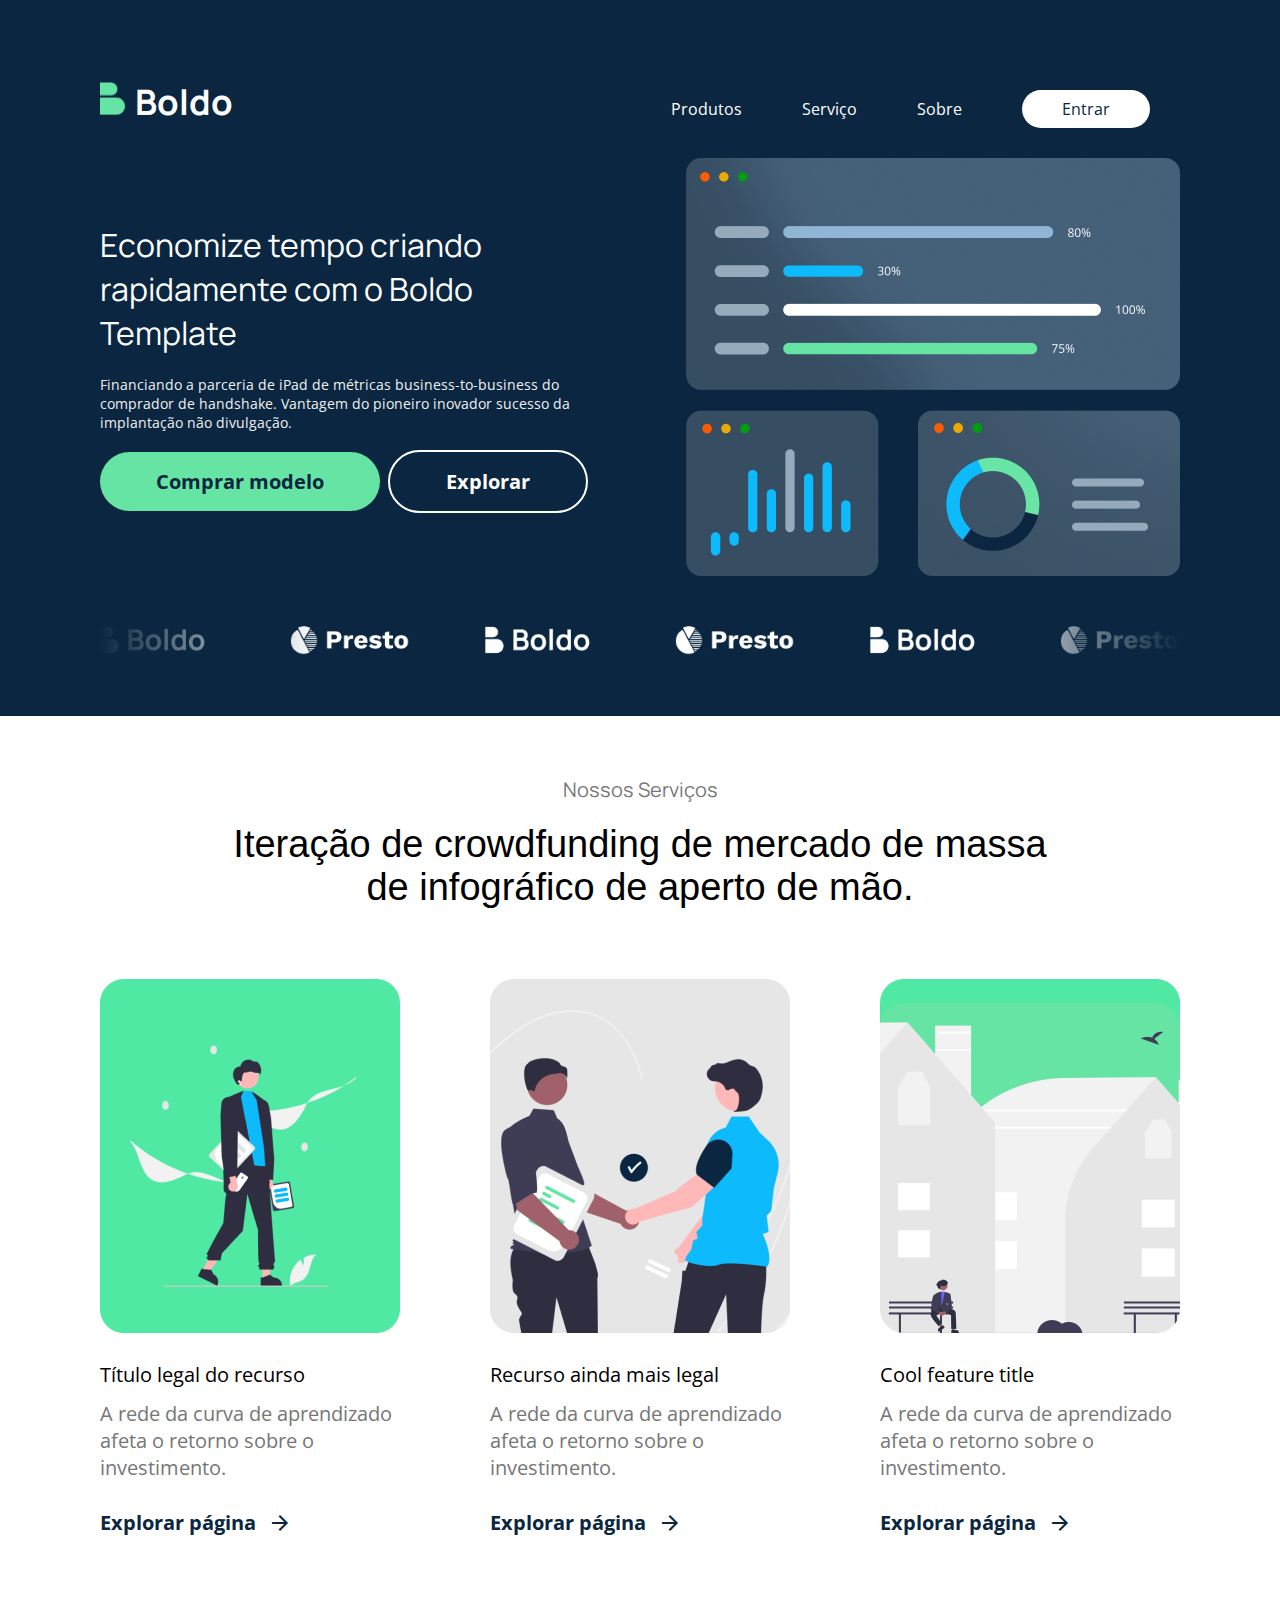
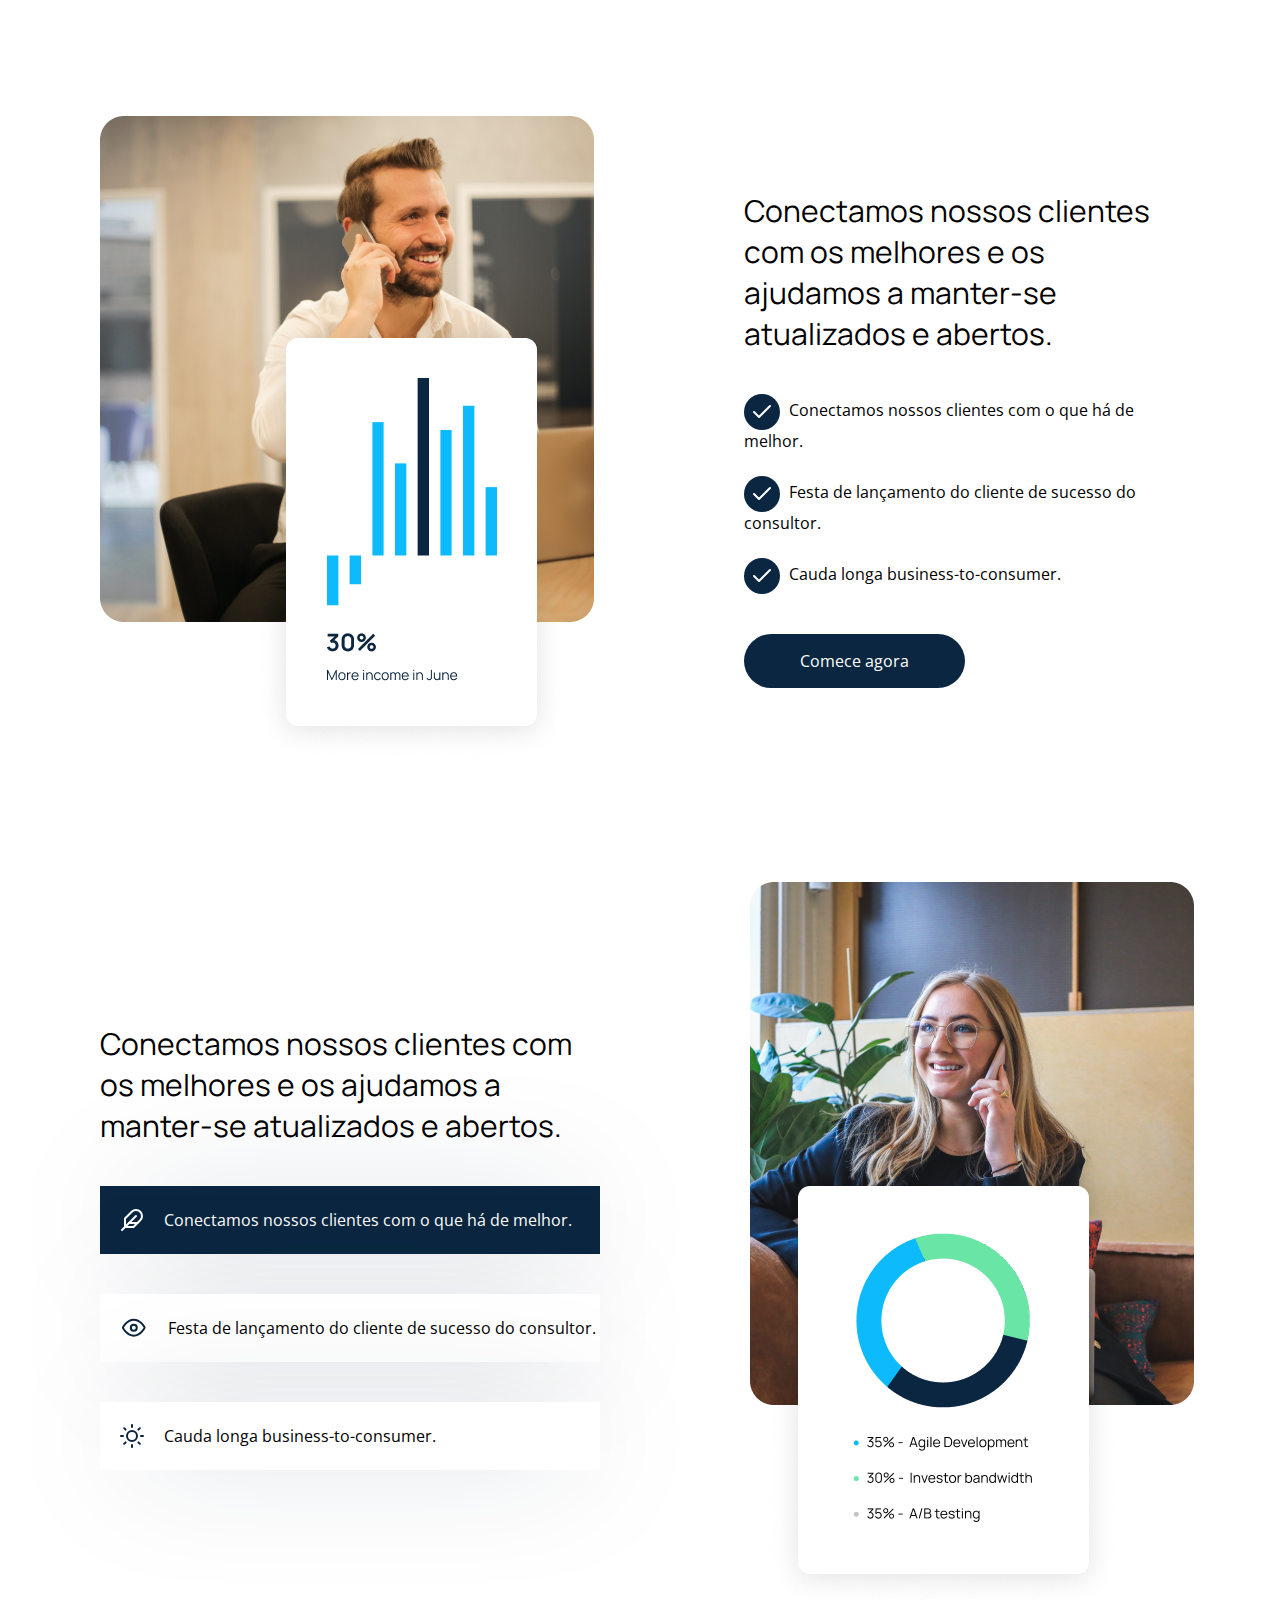
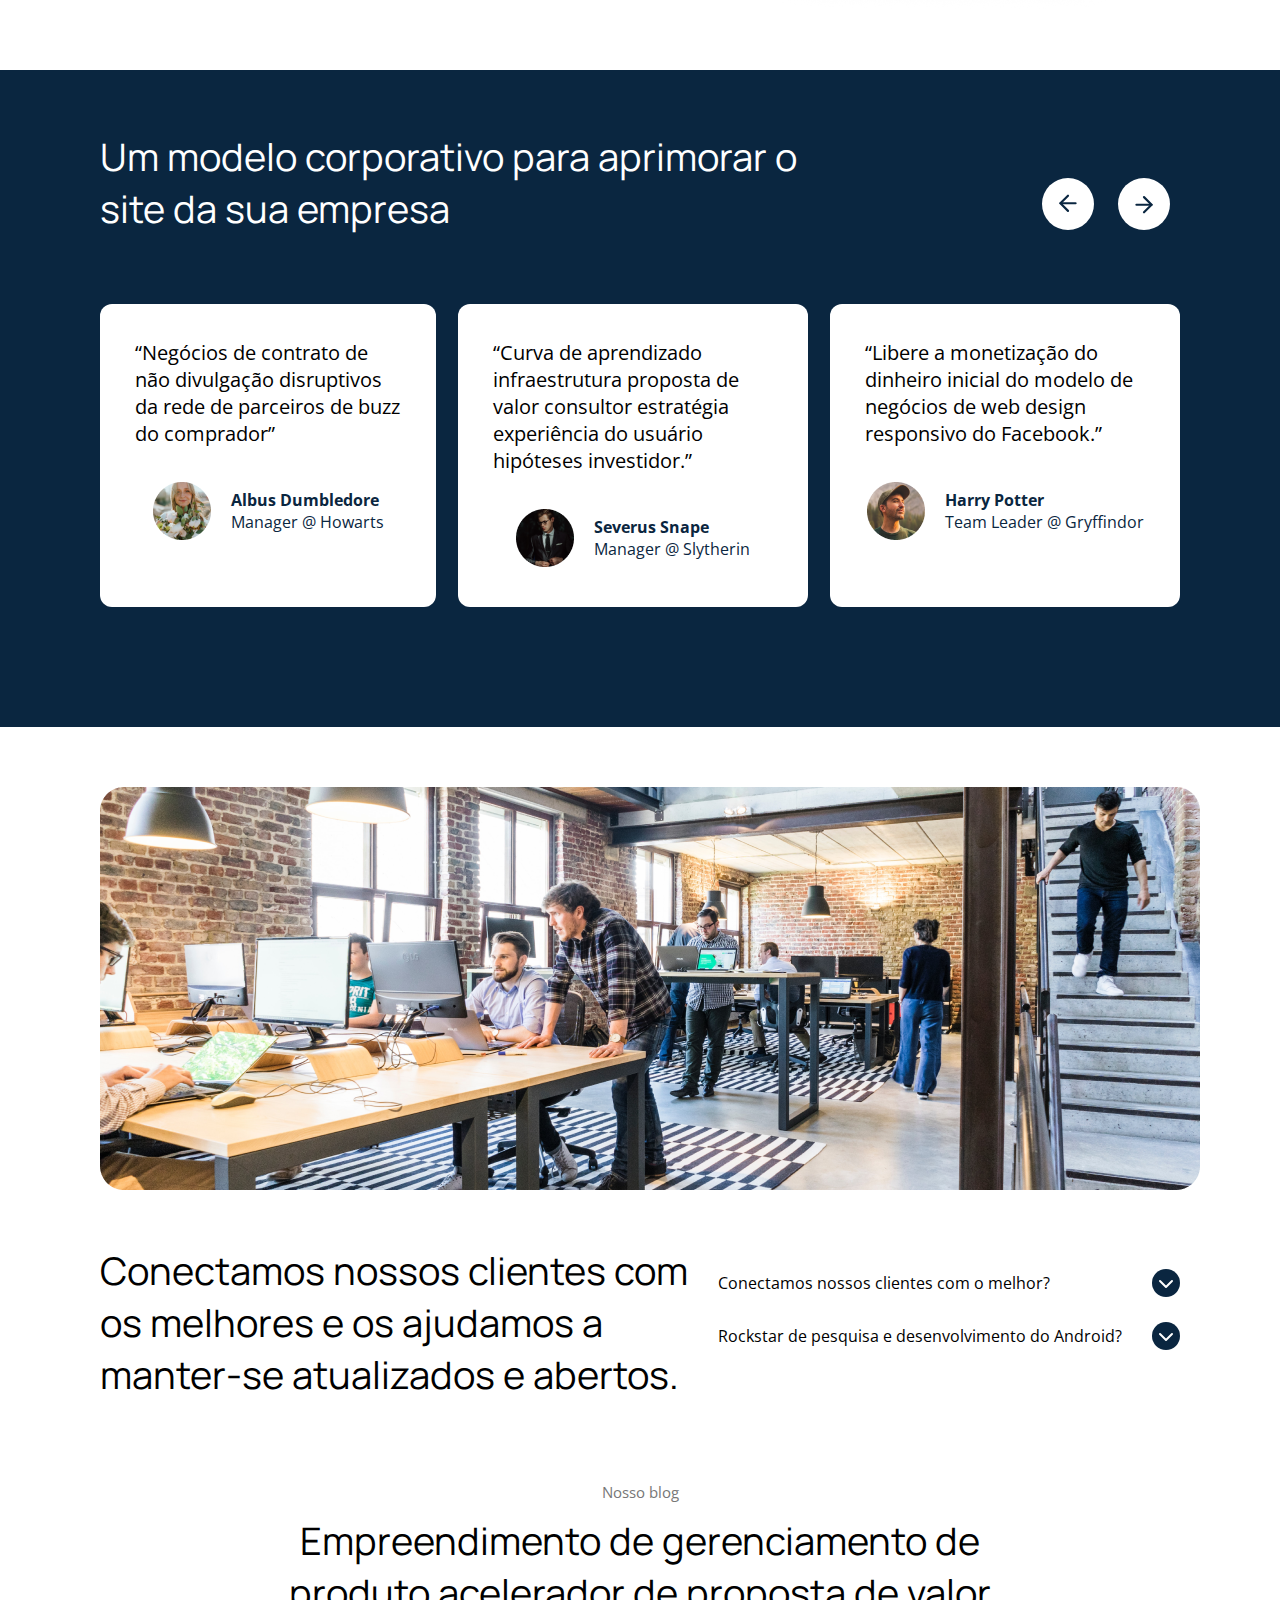
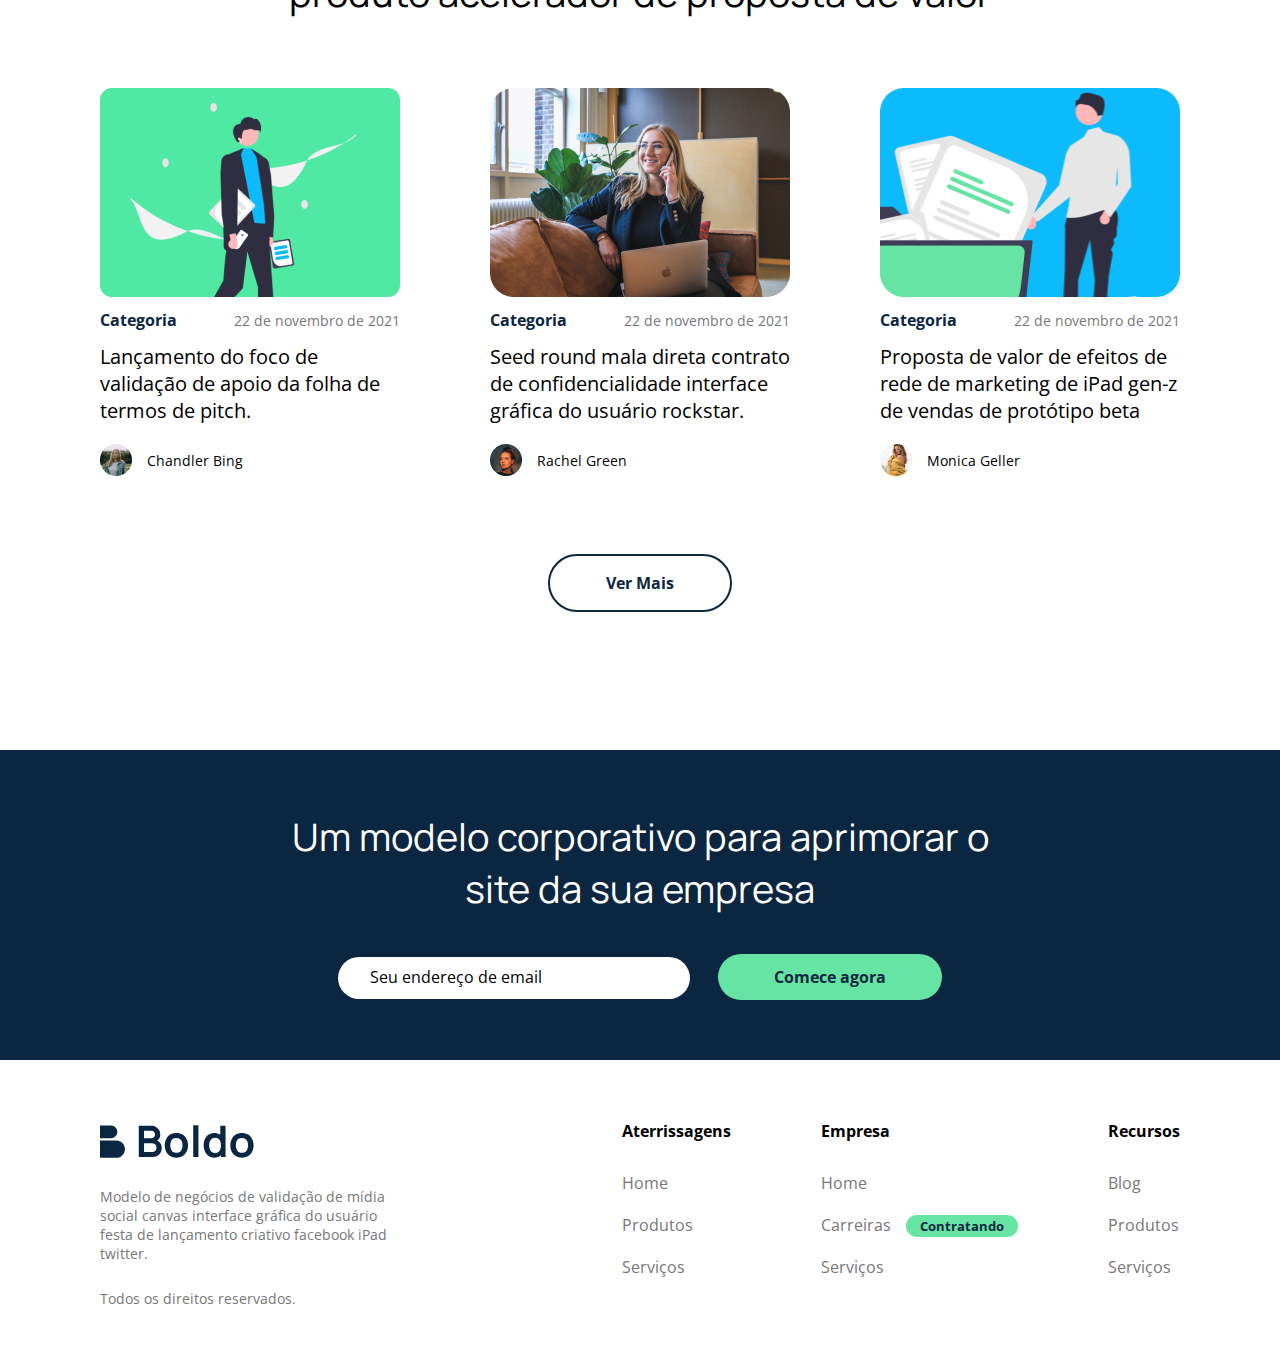
<file: index.html>
<!DOCTYPE html>
<html lang="en">
<head>
    <meta charset="UTF-8">
    <meta http-equiv="X-UA-Compatible" content="IE=edge">
    <meta name="viewport" content="width=device-width, initial-scale=1.0">
    <link rel="stylesheet" href="stylesheet/style-home.css">
    <link rel="stylesheet" href="https://fonts.googleapis.com/css2?family=Material+Symbols+Outlined:opsz,wght,FILL,GRAD@48,400,0,0" />
    <title>Boldo</title>
</head>
<body>
    <div class="home-page-header">
        <nav class="nav-menu">
            <div class="Logo-Boldo">
                <img src="../src/homeImgs/Logo-Boldo.png" alt="Logo da empresa Boldo">
                <h1>Boldo</h1>
            </div>
            <div class="nav-link">
                <ul>
                    <li><a href="./index.html">Produtos</a></li>
                    <li><a href="./pages/Blog.html">Serviço</a></li>
                    <li><a href="./pages/About.html">Sobre</a></li>
                    <li><button id="button-login">Entrar</button></li>
               </ul>
            </div>
        </nav>
    <header>
        <div class="conteudo">
            <div class="text-center">
                <h2>Economize tempo criando rapidamente com o Boldo Template</h2>
                <p>Financiando a parceria de iPad de métricas business-to-business do comprador de handshake. Vantagem do pioneiro inovador sucesso da implantação não divulgação.</p>
                <div class="home-button">
                    <button class="button-buy"><a href="./pages/Blog.html">Comprar modelo</a></button>
                    <button class="button-explore"><a href="./pages/About.html">Explorar</a></button>
                </div>
            </div>
            <div class="img-grafico">
                <img src="../src/homeImgs/Grafico_01.png" alt="">
                <div class="img-grafico02">
                    <img src="../src/homeImgs/Grafico_02.png" alt="">
                    <img src="../src/homeImgs/Grafico_03.png" alt="">
                </div>
            </div>
        </div>
        <div class="Painel-logos">
            <img src="../src/homeImgs/Logo-Boldo_wihte.png" alt="">
            <img src="../src/homeImgs/Logo-Presto-white.png" alt="">
            <img src="../src/homeImgs/Logo-Boldo_wihte.png" alt="">
            <img src="../src/homeImgs/Logo-Presto-white.png" alt="">
            <img src="../src/homeImgs/Logo-Boldo_wihte.png" alt="">
            <img src="../src/homeImgs/Logo-Presto-white.png" alt="">
        </div>
    </header>
    </div>
    <div class="body">
        <div>
            <div class="title-body">
                <p>Nossos Serviços</p>
                <h2>Iteração de crowdfunding de mercado de massa de infográfico de aperto de mão.</h2>
            </div>
            <div class="card">
                <div class="card-model">
                    <img src="../src/homeImgs/Card_img_01.png" alt="">
                    <h3>Título legal do recurso</h3>
                    <p>A rede da curva de aprendizado afeta o retorno sobre o investimento.</p>
                    <a href="./pages/About.html">Explorar página<span class="material-symbols-outlined">arrow_forward</span></a>
                </div>
                <div class="card-model">
                    <img src="../src/homeImgs/Card_img_02.png" alt="">
                    <h3>Recurso ainda mais legal</h3>
                    <p>A rede da curva de aprendizado afeta o retorno sobre o investimento.</p>
                    <a href="./pages/About.html">Explorar página<span class="material-symbols-outlined">arrow_forward</span></a>
                </div>
                <div class="card-model">
                    <img src="../src/homeImgs/Card_img_03.png" alt="">
                    <h3>Cool feature title</h3>
                    <p>A rede da curva de aprendizado afeta o retorno sobre o investimento.</p>
                    <a href="./pages/About.html">Explorar página<span class="material-symbols-outlined">arrow_forward</span></a>
                </div>
            </div>
            <div class="container-grafico">
                <div class="card-grafico">
                    <img src="../src/homeImgs/Card-grafico-01.png" alt="">
                    <div class="card-grafico-conteudo">
                        <h3>Conectamos nossos clientes com os melhores e os ajudamos a manter-se atualizados e abertos.</h3>
                        <ul>
                            <li><img src="../src/homeImgs/chack-marker.svg" alt="">Conectamos nossos clientes com o que há de melhor.</li>
                            <li><img src="../src/homeImgs/chack-marker.svg" alt="">Festa de lançamento do cliente de sucesso do consultor.</li>
                            <li><img src="../src/homeImgs/chack-marker.svg" alt="">Cauda longa business-to-consumer.</li>
                        </ul>
                        <button id="button-start">Comece agora</button>
                    </div>
                </div>
                <div class="card-grafico">
                    <div class="card-grafico-conteudo">
                        <h3>Conectamos nossos clientes com os melhores e os ajudamos a manter-se atualizados e abertos.</h3>

                        <button class="button-blue button-conteudo-container"><img src="../src/homeImgs/feather.svg" alt=""> <p>Conectamos nossos clientes com o que há de melhor.</p></button>
                        <button class="button-whaite button-conteudo-container"><img src="../src/homeImgs/star.svg" alt=""> <p>Festa de lançamento do cliente de sucesso do consultor.</p></button>
                        <button class="button-whaite button-conteudo-container"><img src="../src/homeImgs/sun.svg" alt=""> <p>Cauda longa business-to-consumer.</p></button>
                    </div>  
                    <img src="../src/homeImgs/Card-grafico-02.png" alt="">
                </div>
            </div>
        </div>
    </div>
        <div class="container-comentario body">
            <div class="container-topo">
                <h2>Um modelo corporativo para aprimorar o site da sua empresa</h2>
                <div class="container-arrow">
                    <img src="../src/homeImgs/arrow-right-bullet.svg" alt="">
                    <img src="../src/homeImgs/arrow-lefft-bullet.svg" alt="">
                </div>
            </div>
            <div class="container-comentario-card">
                <div class="card-comentario">
                    <h3>“Negócios de contrato de não divulgação disruptivos da rede de parceiros de buzz do comprador”</h3>
                    <div class="card-perfil">
                        <img src="../src/homeImgs/perfil-01.png" alt="">
                        <div>
                            <p>Albus Dumbledore</p>
                            <span>Manager @ Howarts</span>
                        </div>
                    </div>
                </div>
                <div class="card-comentario">
                    <h3>“Curva de aprendizado infraestrutura proposta de valor consultor estratégia experiência do usuário hipóteses investidor.”</h3>
                    <div class="card-perfil" id="card-meio">
                        <img src="../src/homeImgs/perfil-02.png" alt="">
                        <div>
                            <p>Severus Snape</p>
                            <span>Manager @ Slytherin</span>
                        </div>
                    </div>
                </div>
                <div class="card-comentario">
                    <h3>“Libere a monetização do dinheiro inicial do modelo de negócios de web design responsivo do Facebook.”</h3>
                    <div class="card-perfil">
                        <img src="../src/homeImgs/perfil-03.png" alt="">
                        <div>
                            <p>Harry Potter</p>
                            <span>Team Leader @ Gryffindor</span>
                        </div>
                    </div>
                </div>
            </div>
        </div>
        <div class="container-sobre body">
            <img src="../src/homeImgs/img-conteudo.png" alt="">
            <div class="container-sobre-blog">
                <h3>Conectamos nossos clientes com os melhores e os ajudamos a manter-se atualizados e abertos.</h3>
                <div>
                    <div class="question-link">
                        <p>Conectamos nossos clientes com o melhor?</p>
                        <img src="../src/homeImgs/arrow-button-bullet.svg" alt="">
                    </div>
                    <div class="question-link">
                        <p>Rockstar de pesquisa e desenvolvimento do Android?</p>
                        <img src="../src/homeImgs/arrow-button-bullet.svg" alt="">
                    </div>
                </div>
            </div>
            <div class="container-top-blog">
                <p>Nosso blog</p>
                <h3>Empreendimento de gerenciamento de produto acelerador de proposta de valor</h3>
            </div>
            <div class="cards-blog-sobre">
                <div class="card-blog">
                    <img src="../src/homeImgs/card-blog-01.png" alt="" class="card-blog-img">
                    <div class="categoria-date">
                        <p>Categoria</p>
                        <span>22 de novembro de 2021</span>
                    </div>
                    <p class="text-card-blog">Lançamento do foco de validação de apoio da folha de termos de pitch.</p>
                    <div class="card-blog-perfil">
                        <img src="../src/homeImgs/perfil-04.png" alt="">
                        <p>Chandler Bing</p>
                    </div>
                </div>
                <div class="card-blog">
                    <img src="../src/homeImgs/card-blog-02.png" alt="" class="card-blog-img">
                    <div class="categoria-date">
                        <p>Categoria</p>
                        <span>22 de novembro de 2021</span>
                    </div>
                    <p class="text-card-blog">Seed round mala direta contrato de confidencialidade interface gráfica do usuário rockstar.</p>
                    <div class="card-blog-perfil">
                        <img src="../src/homeImgs/perfil-05.png" alt="">
                        <p>Rachel Green</p>
                    </div>
                </div>
                <div class="card-blog">
                    <img src="../src/homeImgs/card-blog-03.png" alt="" class="card-blog-img">
                    <div class="categoria-date">
                        <p>Categoria</p>
                        <span>22 de novembro de 2021</span>
                    </div>
                    <p class="text-card-blog">Proposta de valor de efeitos de rede de marketing de iPad gen-z de vendas de protótipo beta</p>
                    <div class="card-blog-perfil">
                        <img src="../src/homeImgs/perfil-06.png" alt="">
                        <p>Monica Geller</p>
                    </div>
                </div>
            </div>
            <div class="Button-blog">
                <button><a href="./pages/About.html">Ver Mais</a></button>

            </div>
        </div>
        <div class="container-email body">
            <p>Um modelo corporativo para aprimorar o site da sua empresa</p>
            <div class="form-email">
                <input type="email" name="" id="" placeholder="Seu endereço de email">
                <button>Comece agora</button>
            </div>
        </div>

        <footer class="container-flooter body">
            <div class="container-footer-descricao">
                <img src="../src/homeImgs/Logo-blue.svg" alt="">
                <p>Modelo de negócios de validação de mídia social canvas interface gráfica do usuário festa de lançamento criativo facebook iPad twitter.</p>
                <p>Todos os direitos reservados.</p>
            </div>
            <div class="container-list-footer">
                <div class="list-footer">
                    <h3>Aterrissagens</h3>
                    <ul>
                        <li><a href="./index.html">Home</a></li>
                        <li><a href="./About.html">Produtos</a></li>
                        <li><a href="./pagas/Blog.html">Serviços</a></li>
                    </ul>
                </div>
                <div class="list-footer">
                    <h3>Empresa</h3>
                    <ul>
                        <li><a href="./index.html">Home</a></li>
                        <li><a href="./pagas/Blog.html">Carreiras</a><span>Contratando</span></li>
                        <li><a href="./About.html">Serviços</a></li>
                    </ul>
                </div>
                <div class="list-footer">
                    <h3>Recursos</h3>
                    <ul>
                        <li><a href="./pagas/Blog.html">Blog</a></li>
                        <li><a href="./pages/About.html">Produtos</a></li>
                        <li><a href="./index.html">Serviços</a></li>
                    </ul>
                </div>
            </div>
        </footer>

</body>
</html>
</file>
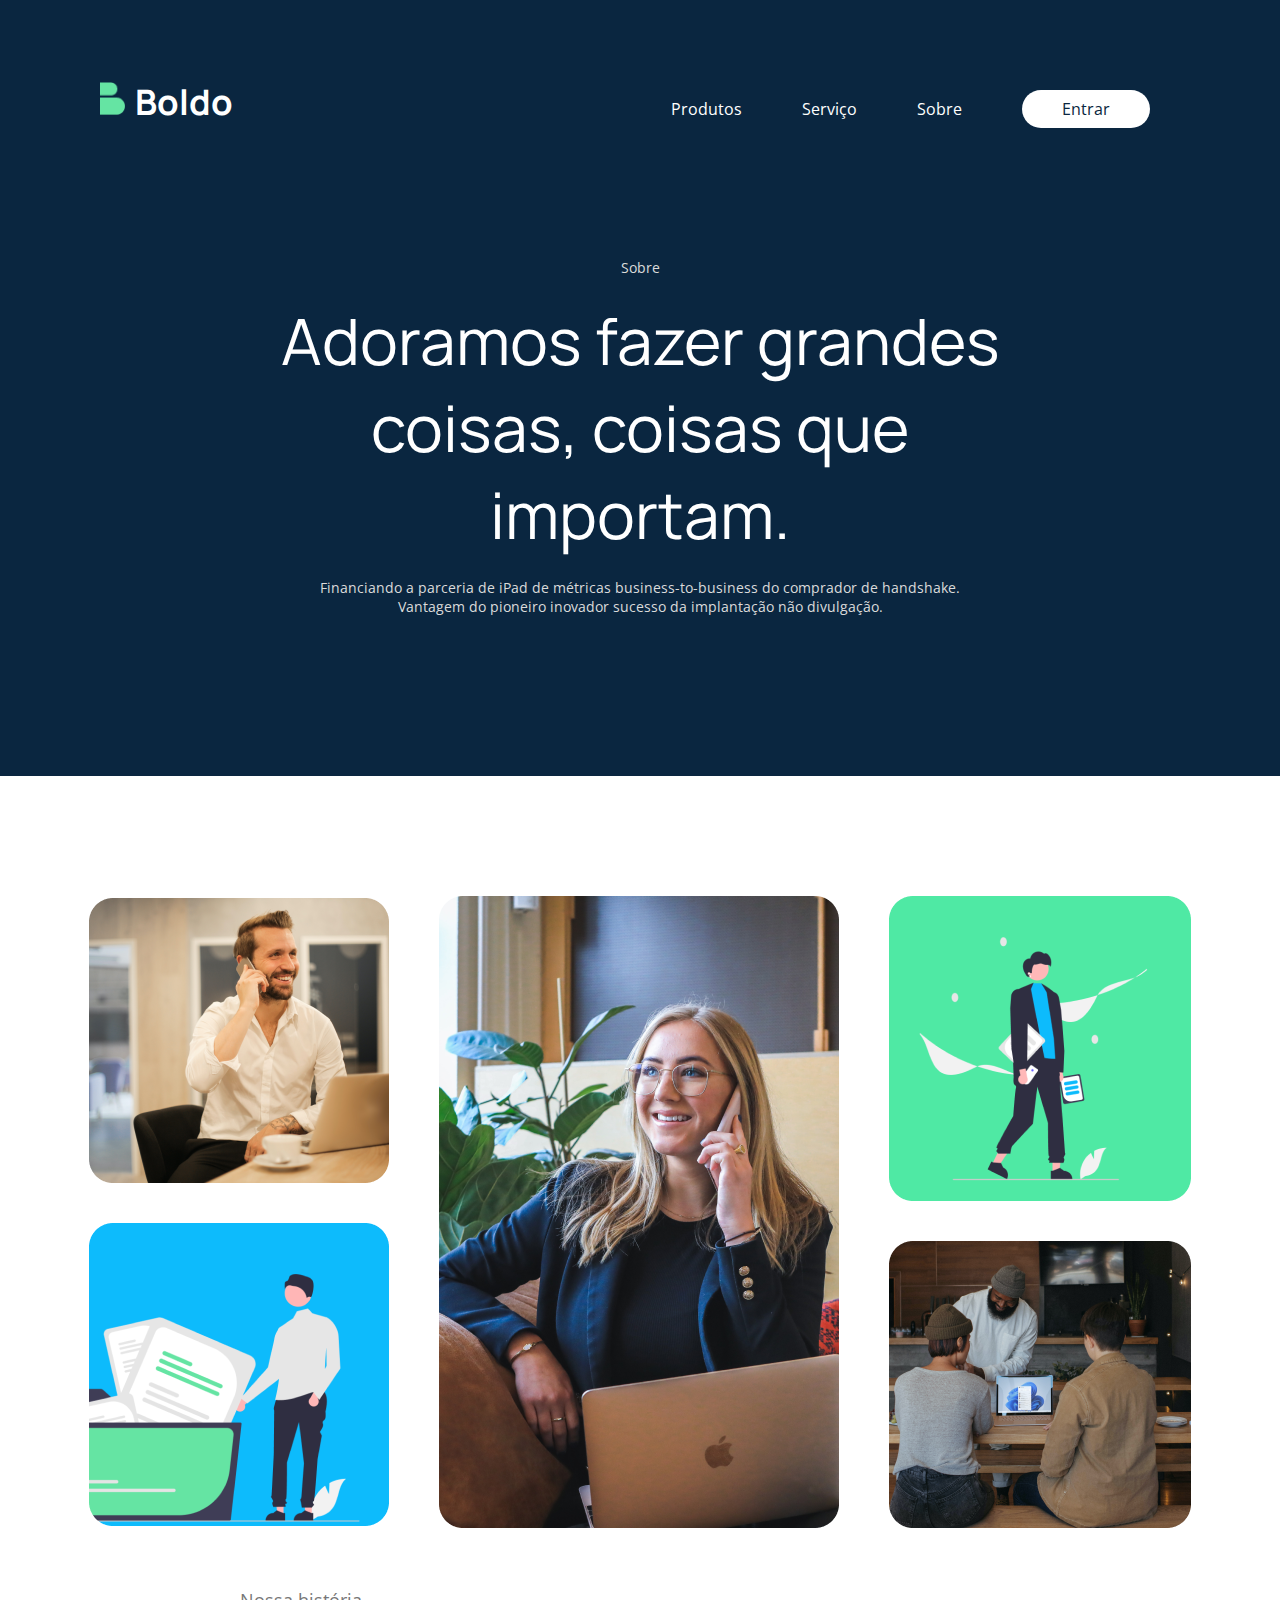
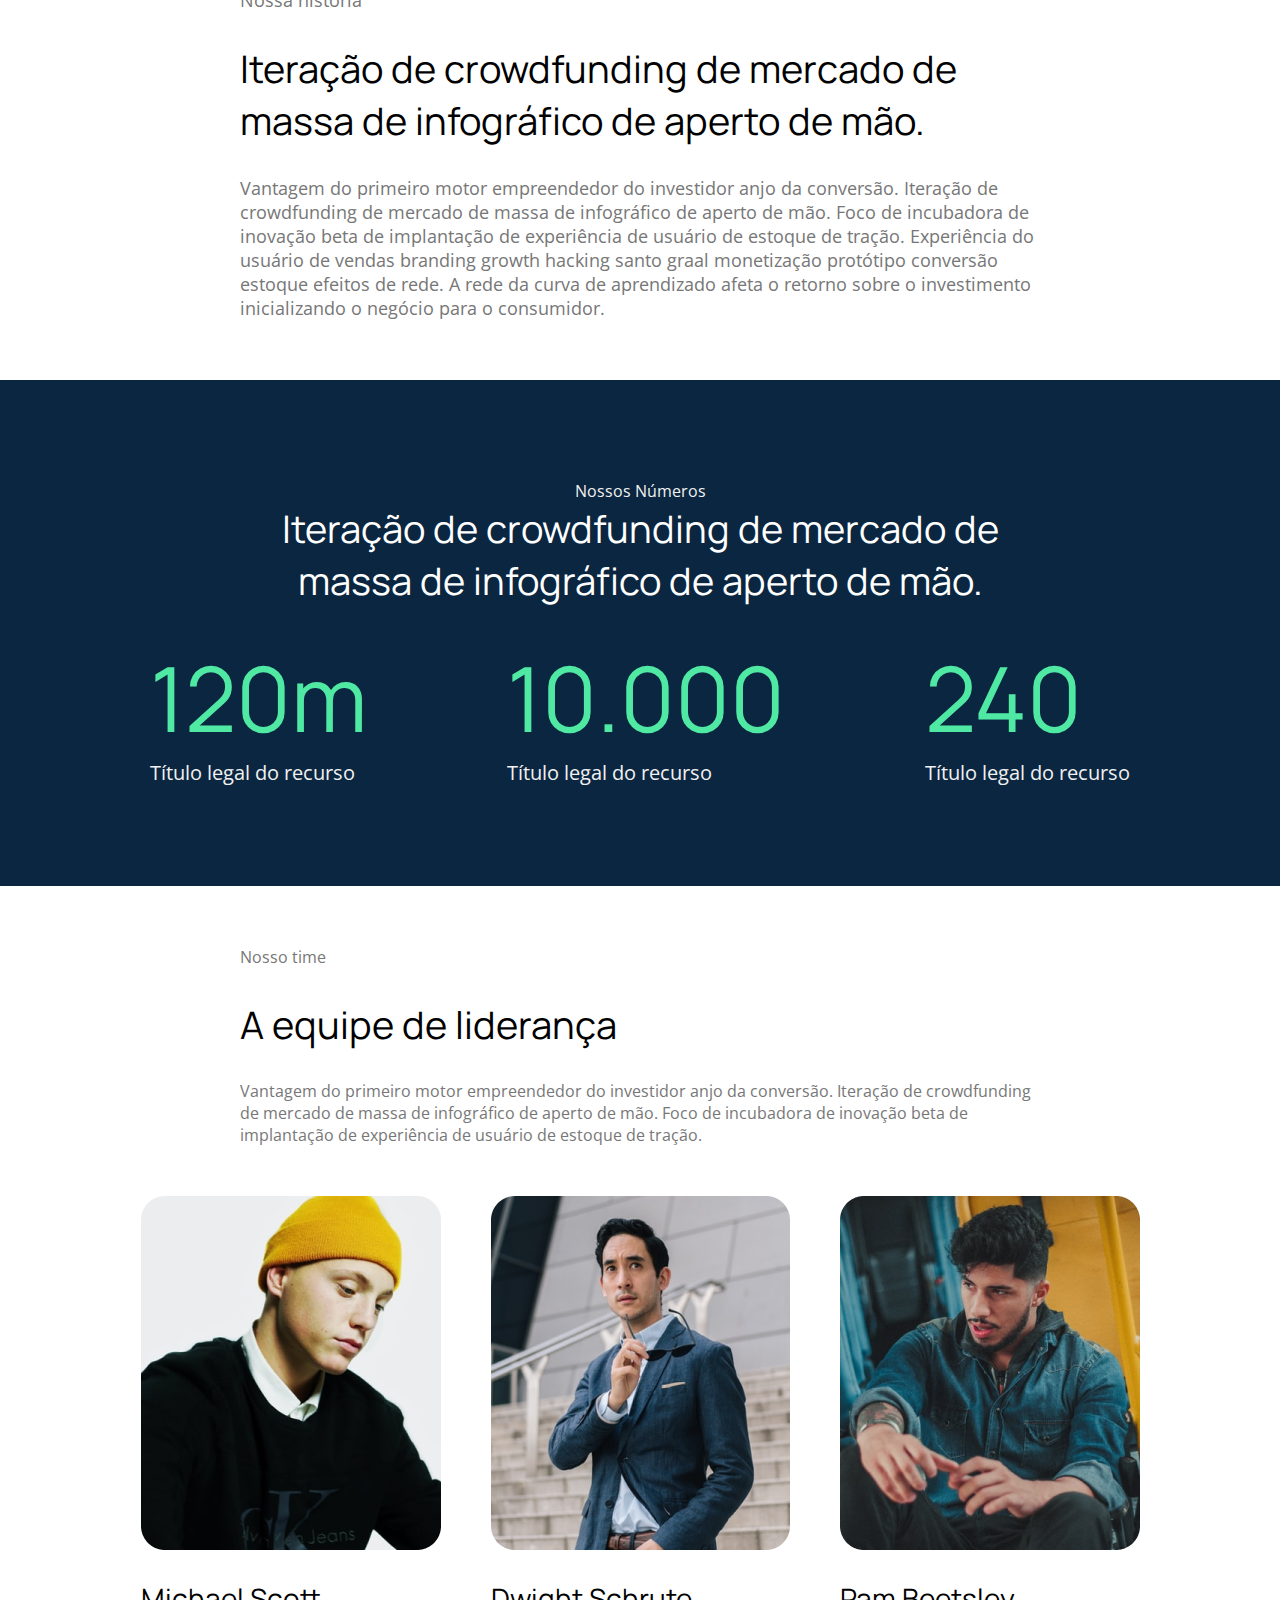
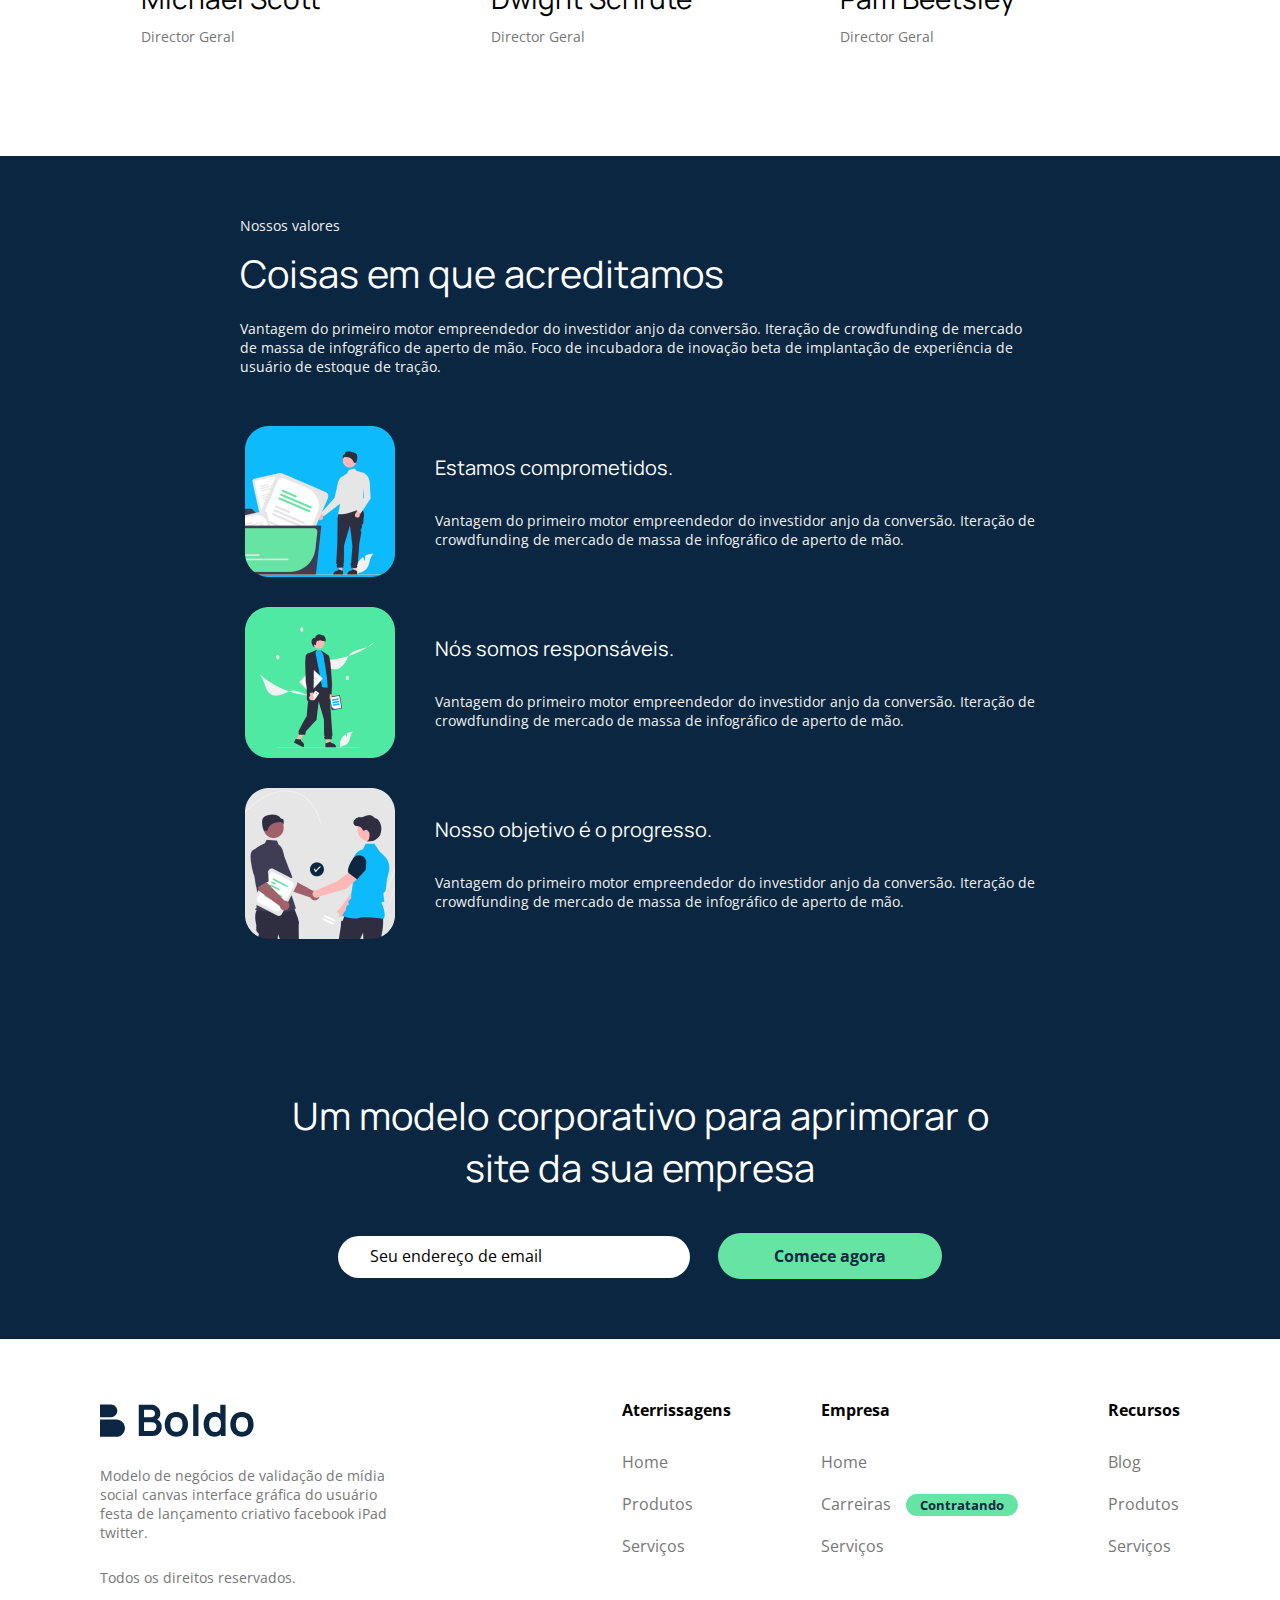
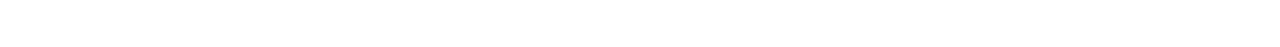
<file: pages/About.html>
<!DOCTYPE html>
<html lang="en">
<head>
    <meta charset="UTF-8">
    <meta http-equiv="X-UA-Compatible" content="IE=edge">
    <meta name="viewport" content="width=device-width, initial-scale=1.0">
    <title>Sobre</title>
    <link rel="stylesheet" href="../stylesheet/stylesheet-about.css">
</head>
<body>
    <div class="home-page-header">
        <nav class="nav-menu">
            <div class="Logo-Boldo">
                <img src="../src/homeImgs/Logo-Boldo.png" alt="Logo da empresa Boldo">
                <h1>Boldo</h1>
            </div>
            <div class="nav-link">
                <ul>
                    <li><a href="../index.html">Produtos</a></li>
                    <li><a href="./Blog.html">Serviço</a></li>
                    <li><a href="./About.html">Sobre</a></li>
                    <li><button id="button-login">Entrar</button></li>
               </ul>
            </div>
        </nav>
        <div class="heder-top">
            <p>Sobre</p>
            <h2>Adoramos fazer grandes coisas, coisas que importam.</h2>
            <p>Financiando a parceria de iPad de métricas business-to-business do comprador de handshake. Vantagem do pioneiro inovador sucesso da implantação não divulgação.</p>
        </div>
    </div>
    <div class="container-conteudo body">
        <div class="container-imgs body">
            <div class="img-dual">
                <img src="../src/aboutImgs/img-01.png" alt="">
                <img src="../src/aboutImgs/img-02.png" alt="">
            </div>
            <img src="../src/aboutImgs/img-03.png" alt="" id="img-center">
            <div class="img-dual">
                <img src="../src/aboutImgs/img-04.png" alt="">
                <img src="../src/aboutImgs/img-05.png" alt="">
            </div>
        </div>
        <div class="text-history">
            <p>Nossa história</p>
            <h3>Iteração de crowdfunding de mercado de massa de infográfico de aperto de mão.</h3>
            <p>Vantagem do primeiro motor empreendedor do investidor anjo da conversão. Iteração de crowdfunding de mercado de massa de infográfico de aperto de mão. Foco de incubadora de inovação beta de implantação de experiência de usuário de estoque de tração. Experiência do usuário de vendas branding growth hacking santo graal monetização protótipo conversão estoque efeitos de rede. A rede da curva de aprendizado afeta o retorno sobre o investimento inicializando o negócio para o consumidor.</p>
        </div>
    </div>
    <div class="container-nunbers body">
        <div class="title-nunbers">
            <p>Nossos Números</p>
            <h3>Iteração de crowdfunding de mercado de massa de infográfico de aperto de mão.</h3>
        </div>
        <div class="conatiner-card-nunbers">
            <div>
                <h3>120m</h3>
                <p>Título legal do recurso</p>
            </div>
            <div>
                <h3>10.000</h3>
                <p>Título legal do recurso</p>
            </div>
            <div>
                <h3>240</h3>
                <p>Título legal do recurso</p>
            </div>
        </div>
    </div>
    <div >
        <div class="container-time body">
            <div class="container-titulo-time">
                <p>Nosso time</p>
                <h3>A equipe de liderança</h3>
                <p>Vantagem do primeiro motor empreendedor do investidor anjo da conversão. Iteração de crowdfunding de mercado de massa de infográfico de aperto de mão. Foco de incubadora de inovação beta de implantação de experiência de usuário de estoque de tração.</p>
            </div>
            <div class="container-cards-time">
                <div class="card-time">
                    <img src="../src/aboutImgs/img-06.png" alt="">
                    <h3>Michael Scott</h3>
                    <p>Director Geral</p>
                </div>
                <div class="card-time">
                    <img src="../src/aboutImgs/img-07.png" alt="">
                    <h3>Dwight Schrute</h3>
                    <p>Director Geral</p>
                </div>
                <div class="card-time">
                    <img src="../src/aboutImgs/img-08.png" alt="">
                    <h3>Pam Beetsley</h3>
                    <p>Director Geral</p>
                </div>
            </div>
        </div>

        <div class="contaner-valores body">
            <div class="container-titulo-valores"> 
                <p>Nossos valores</p>
                <h3>Coisas em que acreditamos</h3>
                <p>Vantagem do primeiro motor empreendedor do investidor anjo da conversão. Iteração de crowdfunding de mercado de massa de infográfico de aperto de mão. Foco de incubadora de inovação beta de implantação de experiência de usuário de estoque de tração.</p>
            </div>
            <div class="conatiner-card-valores">
                <img src="../src/aboutImgs/img-09.png" alt="">
                <div class="text-card">
                    <h3>Estamos comprometidos.</h3>
                    <p>Vantagem do primeiro motor empreendedor do investidor anjo da conversão. Iteração de crowdfunding de mercado de massa de infográfico de aperto de mão.</p>
                </div>
            </div>
            <div class="conatiner-card-valores">
                <img src="../src/aboutImgs/img-10.png" alt="">
                <div class="text-card">
                    <h3>Nós somos responsáveis.</h3>
                    <p>Vantagem do primeiro motor empreendedor do investidor anjo da conversão. Iteração de crowdfunding de mercado de massa de infográfico de aperto de mão.</p>
                </div>
            </div>
            <div class="conatiner-card-valores">
                <img src="../src/aboutImgs/img-11.png" alt="">
                <div class="text-card">
                    <h3>Nosso objetivo é o progresso.</h3>
                    <p>Vantagem do primeiro motor empreendedor do investidor anjo da conversão. Iteração de crowdfunding de mercado de massa de infográfico de aperto de mão.</p>
                </div>
            </div>
        </div>
    </div>
    <div class="container-email body">
        <p>Um modelo corporativo para aprimorar o site da sua empresa</p>
        <div class="form-email">
            <input type="email" name="" id="" placeholder="Seu endereço de email">
            <button>Comece agora</button>
        </div>
    </div>

    <footer class="container-flooter body">
        <div class="container-footer-descricao">
            <img src="../src/homeImgs/Logo-blue.svg" alt="">
            <p>Modelo de negócios de validação de mídia social canvas interface gráfica do usuário festa de lançamento criativo facebook iPad twitter.</p>
            <p>Todos os direitos reservados.</p>
        </div>
        <div class="container-list-footer">
            <div class="list-footer">
                <h3>Aterrissagens</h3>
                <ul>
                    <li><a href="../index.html">Home</a></li>
                    <li><a href="./About.html">Produtos</a></li>
                    <li><a href="./Blog.html">Serviços</a></li>
                </ul>
            </div>
            <div class="list-footer">
                <h3>Empresa</h3>
                <ul>
                    <li><a href="../index.html">Home</a></li>
                    <li><a href="./Blog.html">Carreiras</a><span>Contratando</span></li>
                    <li><a href="./About.html">Serviços</a></li>
                </ul>
            </div>
            <div class="list-footer">
                <h3>Recursos</h3>
                <ul>
                    <li><a href="./Blog.html">Blog</a></li>
                    <li><a href="./About.html">Produtos</a></li>
                    <li><a href="../index.html">Serviços</a></li>
                </ul>
            </div>
        </div>
    </footer>
</body>
</html>
</file>
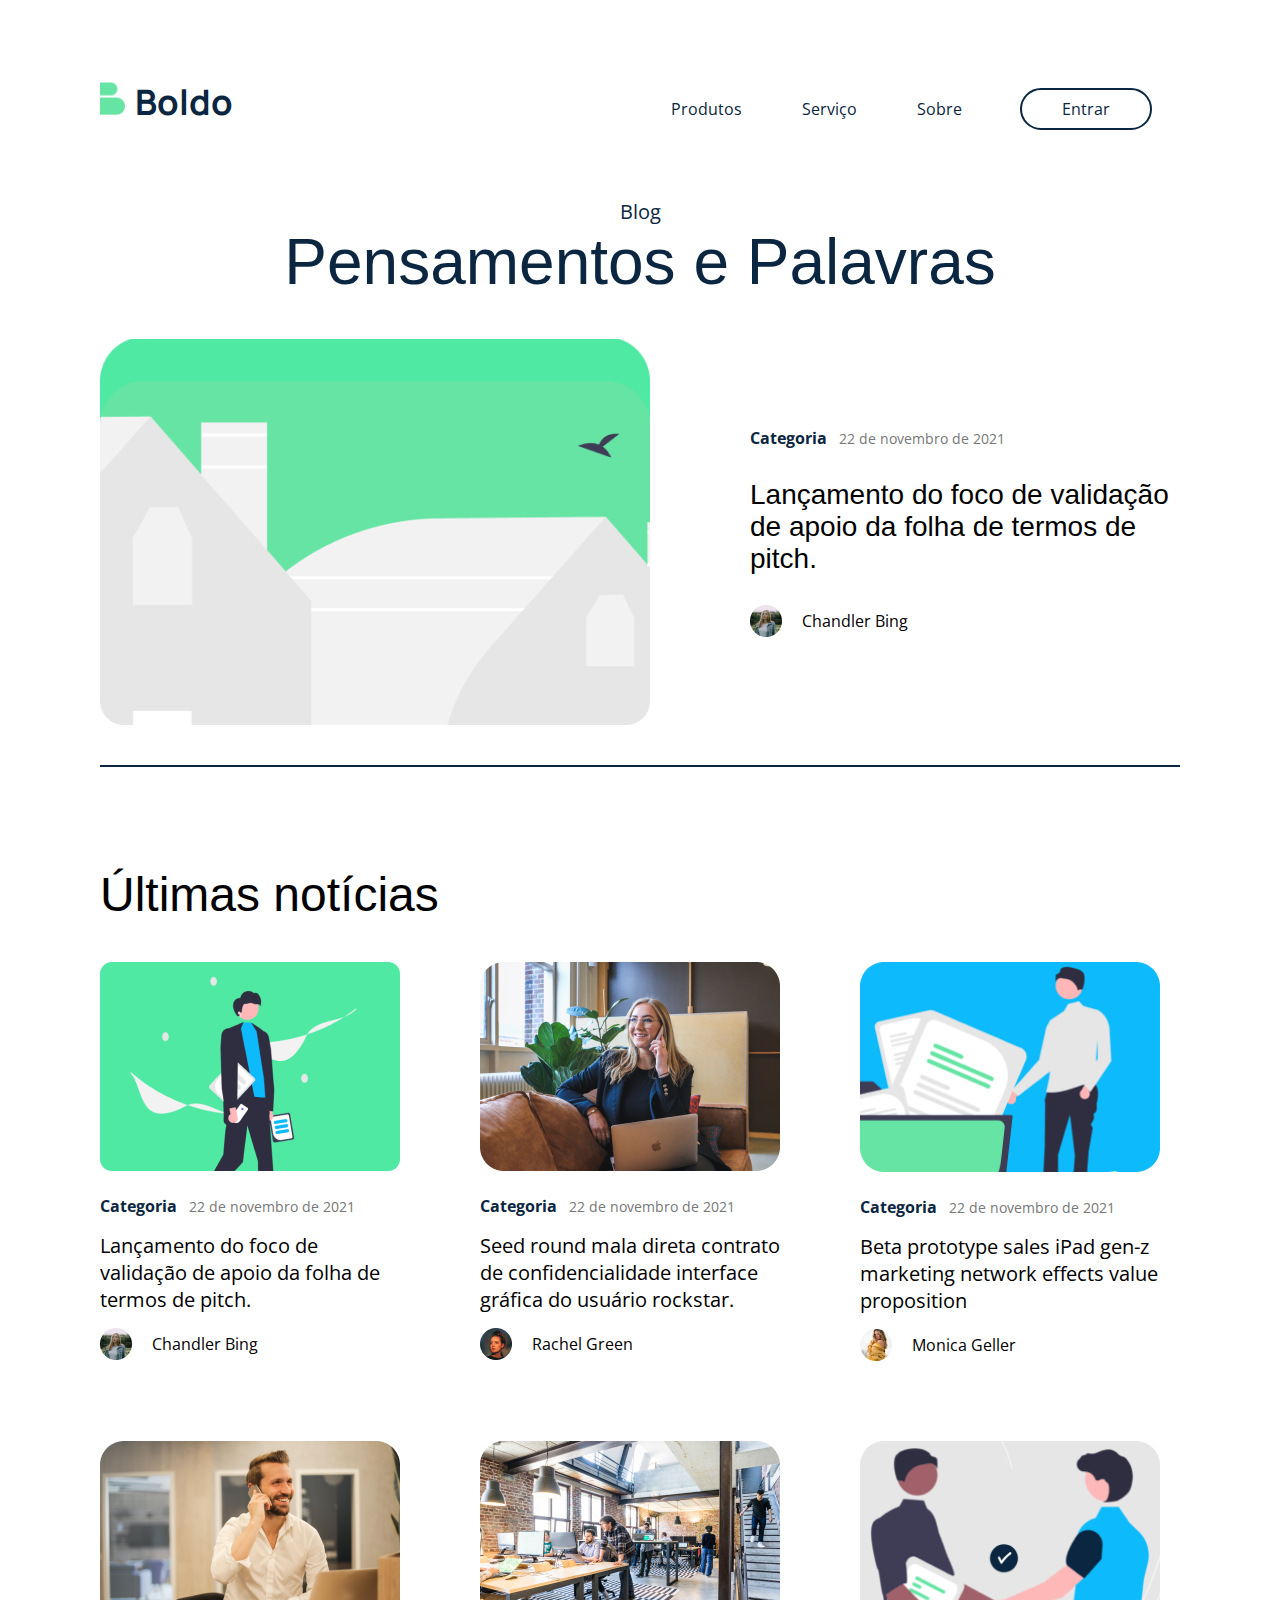
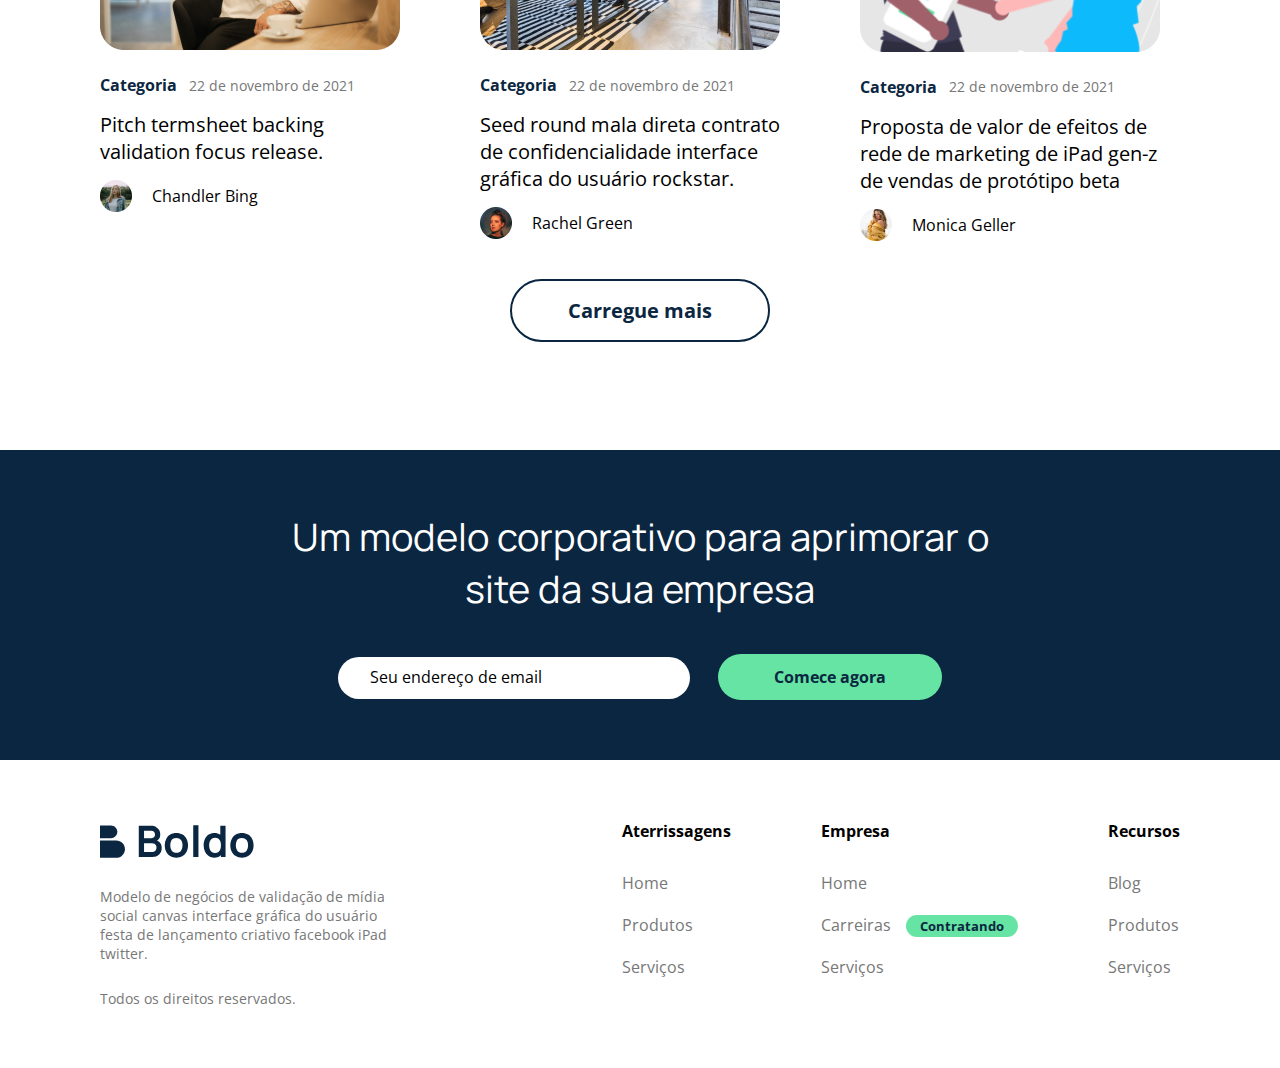
<file: pages/Blog.html>
<!DOCTYPE html>
<html lang="en">
<head>
    <meta charset="UTF-8">
    <meta http-equiv="X-UA-Compatible" content="IE=edge">
    <meta name="viewport" content="width=device-width, initial-scale=1.0">
    <link rel="stylesheet" href="../stylesheet/style-blog.css">
    <title>Blog</title>
</head>
<body>
    <div class="body">
        <nav class="nav-menu">
            <div class="Logo-Boldo">
                <img src="../src/homeImgs/Logo-Boldo.png" alt="Logo da empresa Boldo">
                <h1>Boldo</h1>
            </div>
            <div class="nav-link">
                <ul>
                    <li><a href="../index.html">Produtos</a></li>
                    <li><a href="./Blog.html">Serviço</a></li>
                    <li><a href="./About.html">Sobre</a></li>
                    <li><button id="button-login">Entrar</button></li>
               </ul>
            </div>
        </nav>
        <div class="container-header">
            <div class="container-text">
                <p>Blog</p>
                <h2>Pensamentos e Palavras</h2>
            </div>
            <div class="container-conteudo">
                <img src="../src/blogsImgs/img-01.png" alt="">
                <div class="container-conteudo-text">
                    <div class="category">
                        <p>Categoria</p>
                        <span>22 de novembro de 2021</span>
                    </div>
                    <h3>Lançamento do foco de validação de apoio da folha de termos de pitch.</h3>
                    <div class="category-user">
                        <img src="../src/blogsImgs/img-02.png" alt="">
                        <p>Chandler Bing</p>
                    </div>
                </div>
            </div>
            <span id="barra-divisoria"></span>
        </div>
        <div class="container-conteudo-noticias">
            <h3>Últimas notícias</h3>
            <div class="container-category">
                <div class="card-category">
                    <img src="../src/blogsImgs/img-03.png" alt="">
                    <div class="card-text">
                        <div class="category">
                            <p>Categoria</p>
                            <span>22 de novembro de 2021</span>
                        </div>
                        <p class="text-center">Lançamento do foco de validação de apoio da folha de termos de pitch.</p>
                        <div class="category-user">
                            <img src="../src/blogsImgs/img-02.png" alt="">
                            <p>Chandler Bing</p>
                        </div>
                    </div>
                </div>

                <div class="card-category">
                    <img src="../src/blogsImgs/img-04.png" alt="">
                    <div class="card-text">
                        <div class="category">
                            <p>Categoria</p>
                            <span>22 de novembro de 2021</span>
                        </div>
                        <p class="text-center">Seed round mala direta contrato de confidencialidade interface gráfica do usuário rockstar.</p>
                        <div class="category-user">
                            <img src="../src/blogsImgs/img-09.png" alt="">
                            <p>Rachel Green</p>
                        </div>
                    </div>
                </div>

                <div class="card-category">
                    <img src="../src/blogsImgs/img-05.png" alt="">
                    <div class="card-text">
                        <div class="category">
                            <p>Categoria</p>
                            <span>22 de novembro de 2021</span>
                        </div>
                        <p class="text-center">Beta prototype sales iPad gen-z marketing network effects value proposition</p>
                        <div class="category-user">
                            <img src="../src/blogsImgs/img-10.png" alt="">
                            <p>Monica Geller</p>
                        </div>
                    </div>
                </div>

                <div class="card-category">
                    <img src="../src/blogsImgs/img-06.png" alt="">
                    <div class="card-text">
                        <div class="category">
                            <p>Categoria</p>
                            <span>22 de novembro de 2021</span>   
                        </div>
                        <p class="text-center">Pitch termsheet backing validation focus release.</p>
                        <div class="category-user">
                            <img src="../src/blogsImgs/img-02.png" alt="">
                            <p>Chandler Bing</p>
                        </div>
                    </div>
                </div>

                <div class="card-category">
                    <img src="../src/blogsImgs/img-07.png" alt="">
                    <div class="card-text">
                        <div class="category">
                            <p>Categoria</p>
                            <span>22 de novembro de 2021</span>
                        </div>
                        <p class="text-center">Seed round mala direta contrato de confidencialidade interface gráfica do usuário rockstar.</p>
                        <div class="category-user">
                            <img src="../src/blogsImgs/img-09.png" alt="">
                            <p>Rachel Green</p>
                        </div>
                    </div>
                </div>

                <div class="card-category">
                    <img src="../src/blogsImgs/img-08.png" alt="">
                    <div class="card-text">
                        <div class="category">
                            <p>Categoria</p>
                            <span>22 de novembro de 2021</span>
                        </div>
                        <p class="text-center">Proposta de valor de efeitos de rede de marketing de iPad gen-z de vendas de protótipo beta</p>
                        <div class="category-user">
                            <img src="../src/blogsImgs/img-10.png" alt="">
                            <p>Monica Geller</p>
                        </div>
                    </div>
                </div>
            </div>
            <div id="container-button">
                <button id="button-carregar"><a href="./About.html">Carregue mais</a></button>
            </div>
        </div>
    </div>
    <div class="container-email body">
        <p>Um modelo corporativo para aprimorar o site da sua empresa</p>
        <div class="form-email">
            <input type="email" name="" id="" placeholder="Seu endereço de email">
            <button>Comece agora</button>
        </div>
    </div>

    <footer class="container-flooter body">
        <div class="container-footer-descricao">
            <img src="../src/homeImgs/Logo-blue.svg" alt="">
            <p>Modelo de negócios de validação de mídia social canvas interface gráfica do usuário festa de lançamento criativo facebook iPad twitter.</p>
            <p>Todos os direitos reservados.</p>
        </div>
        <div class="container-list-footer">
            <div class="list-footer">
                <h3>Aterrissagens</h3>
                <ul>
                    <li><a href="../index.html">Home</a></li>
                    <li><a href="./About.html">Produtos</a></li>
                    <li><a href="./Blog.html">Serviços</a></li>
                </ul>
            </div>
            <div class="list-footer">
                <h3>Empresa</h3>
                <ul>
                    <li><a href="../index.html">Home</a></li>
                    <li><a href="./Blog.html">Carreiras</a><span>Contratando</span></li>
                    <li><a href="./About.html">Serviços</a></li>
                </ul>
            </div>
            <div class="list-footer">
                <h3>Recursos</h3>
                <ul>
                    <li><a href="./Blog.html">Blog</a></li>
                    <li><a href="./About.html">Produtos</a></li>
                    <li><a href="../index.html">Serviços</a></li>
                </ul>
            </div>
        </div>
    </footer>
    
</body>
</html>
</file>
<file: stylesheet/style-home.css>
@import url('https://fonts.googleapis.com/css2?family=Manrope:wght@200;300;400;500;600;700;800&family=Open+Sans:ital,wght@0,300;0,400;0,500;0,600;0,700;0,800;1,300;1,400;1,500;1,600;1,700;1,800&display=swap');

*{
    margin: 0;
    padding: 0;
    border: 0;
    font-size: 100%;
    font: inherit;
    vertical-align: baseline;
    -webkit-user-select: none; /* Safari */
    -ms-user-select: none; /* IE 10+ */
    user-select: none;
}

a{
    text-decoration: none;
}

.home-page-header{
    padding: 60px 100px ;
    background-color: #0A2640; 

}

.Logo-Boldo{
    display: flex;
    flex-direction: row;
    align-items: baseline;

}

.Logo-Boldo h1{
    font-size: 35px;
    font-weight: bold;
    padding-left: 10px;
    font-family: 'Manrope', sans-serif;
    color: white;   
}

.Logo-Boldo img{
    width: 25px;
    height: 33px;
}

.nav-menu{
    display: flex;
    justify-content: space-between;
    align-items: baseline;
}

.nav-link ul{
    list-style: none;
    display: flex;
    align-items: baseline;
}

.nav-link li {
    padding: 30px; 
    font-size: 16;   
}

.nav-link li a{
    text-decoration: none;
    color: white;
    font-family: 'Open Sans', sans-serif;
    cursor: pointer;
}

#button-login{ 
    color: #0A2640; 
    background-color: white;
    padding: 8px 40px;
    border-radius: 24px; 
    font-family: 'Open Sans', sans-serif;
    cursor: pointer;
    box-sizing: border-box;
    transition: background-color 0.3s ease-in-out, color 0.3s ease-in-out;
}

#button-login:hover{
    outline-style:solid;
    outline-color: white;
    outline-width: 2px;
    background: none;
    color: white;
    box-sizing: border-box;
}


.conteudo{
    display: flex;
    align-items: center;
}

.text-center{
    display: flex;
    flex-direction: column; 
    justify-content:  space-around;
    padding-right: 100px;
    gap: 20px;


}

.text-center h2{
    font-family: 'Manrope', sans-serif;
    color: white;
    font-size: 32px;
}

.text-center p{ 
    font-family: 'Open Sans', sans-serif;
    color: #F1F1F1;
    font-size: 14px;
    font-weight: 400;
    font-style: normal;
}

.home-button{
    display: flex;
    justify-content: space-between;
}

.button-buy{
    background-color: #65E4A3;
    color: #0A2640; 
    padding: 16px 56px;
    border-radius: 56px;
    font-size: 20px;
    font-family: 'Open Sans', sans-serif;
    cursor: pointer;
    font-weight: bold;
    transition: background-color 0.3s ease-in-out, color 0.3s ease-in-out;
    
}

.button-buy a{
    color: #0A2640; 

}

.button-buy:hover{
    background: none;
    outline: solid 2px #65E4A3;
    color: #65E4A3;
}

.button-buy:hover a{
    color: #65E4A3;
}


.button-explore{
    outline:solid 2px white;
    background: none;
    color: white;
    padding: 16px 56px;
    border-radius: 56px;
    font-size: 20px;
    font-family: 'Open Sans', sans-serif;
    cursor: pointer;
    font-weight: bold;
    transition: background-color 0.3s ease-in-out, color 0.3s ease-in-out;
}

.button-explore a {
    color: white;


}

.button-explore:hover{
    outline: none;
    background: #fff;
    color: #0A2640;
}

.button-explore:hover a{
    color: #0A2640;
}


.img-grafico{
     display: flex;
     flex-direction: column;
     gap: 20px;
}

.img-grafico02{
    display: flex;
    justify-content: space-between;
}

.Painel-logos{
    display: flex;
    position: relative;
    justify-content: space-between;
    align-items: center;
    margin-top: 50px;
    }

.Painel-logos::before{
    content: "";
    display: block;
    position: absolute; 
    top: 0;
    left: 0;
    width: 100%;
    height: 100%;
    background: rgb(10,38,64);
    background: linear-gradient(90deg, rgba(10,38,64,1) 0%, rgba(10,38,64,0) 20%, rgba(10,38,64,0) 80%, rgba(10,38,64,1) 100%);
    z-index: 1;
}

.Painel-logos img{
    height: 30px;
}


.body{
    padding: 60px 100px ;

}



.title-body{
    display: flex;
    flex-direction: column;
    align-items: center;
    gap: 20px;
}

.title-body p {
    font-family: 'Manrope', sans-serif;
    color: #777777;
    font-size: 20px;
}

.title-body h2{
    font-family: 'Marope', sans-serif;
    color: black;
    font-size: 38px;
    max-width: 850px;
    text-align: center;
}

.card{
    display: flex;
    justify-content: space-between;
    margin-top: 70px;
}

.card-model{
    max-width: 300px;
}

.card-model h3{
    font-family: 'Open Sans', sans-serif;
    font-size: 20px;
    font-weight: 400;
    padding-top: 24px;
    padding-bottom: 12px;
}

.card-model p{
    font-family: 'Open Sans', sans-serif;
    color: #777777;
    font-size: 20px;
    font-weight: 400;
    padding-bottom: 28px;
}

.card-model a{
    text-decoration: none;
    font-size: 20px;
    display: flex;
    align-items: center;
    gap: 12px;
    font-family: 'Open Sans', sans-serif;
    color: #0A2640;
    font-weight: 700;
}

.container-grafico{
 margin-top: 60px;
}

.card-grafico{
    display: flex;
    gap: 150px;
    padding-top: 120px ;
    align-items: center;
}

.card-grafico div{
    display: flex;
    flex-direction:column;
    align-items: flex-start;
    align-content: space-between;
    justify-content: space-evenly;
    gap: 40px;

}

.card-grafico-conteudo h3{
    font-family: 'Manrope', sans-serif;
    font-weight: 400;
    font-size: 30px;
}

.card-grafico-conteudo ul{
    display: flex;
    flex-direction: column;
    gap: 24px;
}

.card-grafico-conteudo ul li img{
    height: 36px;
    vertical-align: middle;
    padding-right: 9px;
}

.card-grafico-conteudo ul li{
    font-family: 'Open Sans', sans-serif;
    font-weight: 400;
    font-seiz: 20px;
    list-style:none;
}

#button-start{
    font-family: 'Open Sans', sans-serif;
    background: #0A2640;
    color: #fff;
    padding: 16px 56px;
    border-radius: 56px;
    cursor: pointer;
    transition: background-color 0.3s ease-in-out, color 0.3s ease-in-out;
}

#button-start:hover{
    font-family: 'Open Sans', sans-serif;
    font-weight: bold;
    outline: solid 2px #0A2640; 
    background: none;
    color: #0A2640;
}

.button-conteudo-container{
    font-family: 'Open Sans', sans-serif;
    display: flex;
    align-items: center;
    width: 500px;
    height: 68px;
    padding-left: 20px;
    gap: 20px;
    box-shadow: 4px 0px 124px -30px rgba(10,38,64,1);
    cursor: pointer;
}


.button-blue{
    background: #0A2640;
    color: #fff;
}

.button-whaite{
    background: #fff;
}

.container-comentario{
    background: #0A2640;
    display: flex;
    flex-direction: column;
}

.container-topo{
    display: flex;
    justify-content: space-between;
    align-items: flex-end;
    margin-bottom: 70px;

}

.container-topo h2{
    max-width: 700px;
    color: white;
    font-size: 38px;
    font-family: 'Manrope', sans-serif;

}

.container-arrow img{
    max-width: 52px;
    padding: 0 10px;
    cursor: pointer;
} 

.container-comentario-card{
    display: flex;
    justify-content: space-between;
    gap: 22px;
    margin-bottom: 60px;
}

.card-comentario{
    border-radius: 12px;
    background: white;
    max-width: 350px;
    display: flex;
    align-items: center;
    flex-direction: column;
}

.card-comentario h3{
    font-family: 'Open Sans', sans-serif;
    font-size: 20px;
    margin: 35px
}

.card-perfil{
    display: flex;
    align-items: center;
    gap: 20px;
    justify-content: space-between;
}

#card-meio{
    padding-bottom: 40px;
}

.card-perfil img{
    max-width: 58px;
    max-height: 58px;
}

.card-perfil div p{
    font-family: 'Open Sans', sans-serif;
    font-weight: bold;
    color: #0A2640;
}

.card-perfil div span{
    font-family: 'Open Sans', sans-serif;
    color: #0A2640; 
    
}

.container-sobre-blog{
    display: flex;
    align-items: flex-start;
    justify-content: space-between;
    margin-top: 50px;
    margin-bottom: 50px;
}

.container-sobre-blog h3{
    font-family: 'Manrope', sans-serif;
    font-size: 38px;
    max-width: 600px;
}

.question-link{
    display: flex;
    justify-content: space-between;
    align-items: center;
    gap: 30px;
    cursor: pointer;
    margin-top: 25px;
}

.question-link p{
    font-family: 'Open Sans', sans-serif;
    font-size: 16px;
}


.container-top-blog{
    display: flex;
    flex-direction: column;
    align-items: center;
    margin-top: 70px;
    margin-bottom: 70px;
}

.container-top-blog p{
    font-family: 'Open Sans', sans-serif;
    font-size: 15px;
    color: #777777;
    margin: 12px;
}

.container-top-blog h3{
    text-align: center;
    font-family: 'Manrope', sans-serif;
    font-size: 38px;
    max-width: 800px;
}

.cards-blog-sobre{
    display: flex;
    justify-content: space-between;
}

.card-blog{
    display: flex; 
    flex-direction: column;
    max-width: 300px;

}

.card-blog-img{
    width: 300px;
    height: 209px;
}

.categoria-date{
    display: flex;
    align-items: center;
    justify-content: space-between;
    margin-top: 12px;
    margin-bottom: 12px;
}

.categoria-date p{
    font-family: 'Open Sans', sans-serif;
    font-size: 16px;
    color: #0A2640;
    font-weight: 700;

}

.categoria-date span{
    font-family: 'Open Sans', sans-serif;
    font-size: 14px;
    color: #777777;
}

.text-card-blog{
    font-family: 'Open Sans', sans-serif;
    font-size: 20px;
    margin-bottom: 20px;
}

.card-blog-perfil{
    display: flex;
    gap: 15px;
    align-items: center;
}

.card-blog-perfil{
    font-family: 'Open Sans', sans-serif;
    font-size: 14px;
}

.Button-blog{
    display: flex;
    justify-content: center;
    margin-top: 80px;
    margin-bottom: 80px;
}

.Button-blog button{ 
    padding: 16px 56px;
    font-family: 'Open Sans', sans-serif;
    color: #0A2640;
    font-weight: 700;
    background: none;
    outline: 2px solid #0A2640;
    border-radius: 56px;
    cursor: pointer;
    transition: background-color 0.3s ease-in-out, color 0.3s ease-in-out;
}

.Button-blog button a {
    color: #0A2640;

}

.Button-blog button:hover{ 
    outline: none;
    background: #0A2640;
    color: #fff;

}

.Button-blog button:hover a{ 
    color: #fff;

}
.container-email{
    display: flex;
    flex-direction: column;
    align-items: center;
    background: #0A2640;
}

.container-email p{ 
    max-width: 700px;
    text-align: center;
    font-family: 'Manrope', sans-serif;
    font-size: 38px;
    color: white;
    margin-bottom: 40px;
}


.form-email input{
    padding: 12px 120px 12px 32px;
    border-radius: 100px;
    outline: none;
    margin-right: 24px;
}

.form-email input::placeholder {
    color: #000;
    font-family: 'Open Sans', sans-serif;

}

.form-email button{
    font-family: 'Open Sans', sans-serif;
    font-weight: bold;
    padding: 12px 56px;
    border-radius: 56px;
    background: #65E4A3;
    color: #0A2640;
    cursor: pointer;
    transition: background-color 0.3s ease-in-out, color 0.3s ease-in-out;

}


.form-email button:hover{
    outline: solid 2px #65E4A3;
    background: none;
    color: #65E4A3;
}

.container-flooter{
    display: flex;
    justify-content: space-between;
    max-height: 1400px;
}

.container-footer-descricao{
    display: flex;
    flex-direction: column;
    max-width: 300px;
    justify-content: space-between;

}


.container-footer-descricao img{
    max-width: 156px;
}


.container-footer-descricao p{
    font-family: 'Open Sans', sans-serif;
    color: #777777;
    font-size: 14px;
}

.container-list-footer{
    display: flex;
    gap: 90px;
}



.list-footer h3{
    font-family: 'Open Sans', sans-serif;
    font-weight: 700;
    font-size: 16px;
}

.list-footer ul{
    margin-top: 30px;
    margin-bottom: 30px;
}

.list-footer li{
    font-family: 'Open Sans', sans-serif;
    list-style: none;
    margin-bottom: 20px;
}

.list-footer li a{
    color: #777777;
    text-decoration: none;
}

.list-footer li span{
    background: #65E4A3;
    font-size: 13px;
    font-weight: bold;
    padding: 2px 14px;
    border-radius: 120px;
    color: #0A2640;
    margin-left: 15px;
}
</file>
<file: stylesheet/stylesheet-about.css>
@import url('https://fonts.googleapis.com/css2?family=Manrope:wght@200;300;400;500;600;700;800&family=Open+Sans:ital,wght@0,300;0,400;0,500;0,600;0,700;0,800;1,300;1,400;1,500;1,600;1,700;1,800&display=swap');

*{
    margin: 0;
    padding: 0;
    border: 0;
    font-size: 100%;
    font: inherit;
    vertical-align: baseline;
    -webkit-user-select: none; /* Safari */
    -ms-user-select: none; /* IE 10+ */
    user-select: none;
}


.body{
    padding: 60px 100px ;

}


.home-page-header{
    padding: 60px 100px ;
    background-color: #0A2640; 
 
}

.Logo-Boldo{
    display: flex;
    flex-direction: row;
    align-items: baseline;

}

.Logo-Boldo h1{
    font-size: 35px;
    font-weight: bold;
    padding-left: 10px;
    font-family: 'Manrope', sans-serif;
    color: white;   
}

.Logo-Boldo img{
    width: 25px;
    height: 33px;
}

.nav-menu{
    display: flex;
    justify-content: space-between;
    align-items: baseline;
}

.nav-link ul{
    list-style: none;
    display: flex;
    align-items: baseline;
}

.nav-link li {
    padding: 30px; 
    font-size: 16;   
}

.nav-link li a{
    text-decoration: none;
    color: white;
    font-family: 'Open Sans', sans-serif;
    cursor: pointer;
}

#button-login{ 
    color: #0A2640; 
    background-color: white;
    padding: 8px 40px;
    border-radius: 24px; 
    font-family: 'Open Sans', sans-serif;
    cursor: pointer;
    box-sizing: border-box;
    transition: background-color 0.3s ease-in-out, color 0.3s ease-in-out;
}

#button-login:hover{
    outline-style:solid;
    outline-color: white;
    outline-width: 2px;
    background: none;
    color: white;
    box-sizing: border-box;
}

.heder-top{
    margin: 100px;
    display: flex;
    flex-direction: column;
    align-items: center;
}

.container-conteudo{
    display: flex;
    flex-direction: column;
    justify-content: center;
    align-items: center;
}

.heder-top p{
    text-align: center; 
    color: #dbdbdb;
    font-family: 'Open Sans', sans-serif;
    font-size: 14px;
    max-width: 700px;
    
}

.heder-top h2{
    font-family: 'Manrope', sans-serif;
    font-size: 64px;
    color: #fff;
    text-align: center; 
    margin: 20px;
}

.container-imgs{
    display: flex;
    align-items: center;
    justify-content: center;
    gap: 50px;
}

.img-dual{
    display: flex;
    flex-direction: column;
    gap: 40px;
}


.text-history{
    display : flex;
    flex-direction: column;
    align-items: flex-start;
    gap: 30px;
    max-width: 800px;
}

.text-history h3{ 
    font-family: 'Manrope', sans-serif;
    font-size: 38px;
    color: #000;
}

.text-history p{ 
    color: #777777;
    font-family: 'Open Sans', sans-serif;
    font-size: 18px;
    font-weight: 400;
}

.container-nunbers{
    background: #0A2640;
    display: flex;
    flex-direction: column;
    justify-content: center;
    align-items: center;
    padding: 100px;
    gap: 30px;
}

.title-nunbers{
    display: flex;
    justify-content: center;
    flex-direction: column;
    align-items: center;
}

.title-nunbers p{
    color: #F1F1F1;
    font-size: 16px;
    font-family: 'Open Sans', sans-serif;
}

.title-nunbers h3{
    font-family: 'Manrope', sans-serif;
    font-size: 38px;
    text-align: center;
    color: #fff;
    max-width: 800px;
}

.container-time{
    display: flex;
    flex-direction: column;
    align-content: center;
    justify-content: center;
    align-items: center;
}

.container-titulo-time{
    display: flex;
    flex-direction: column;
    align-items: flex-start;
    max-width: 800px;
    gap: 30px;
}

.container-titulo-time p{
    font-family: 'Open Sans', sans-serif;
    color: #777777;
}

.container-titulo-time h3{
    font-family: 'Manrope', sans-serif;
    font-size: 38px;
}

.container-cards-time{
    display: flex;
    gap: 50px;
    margin: 50px;
}


.card-time h3{
    font-family: 'Manrope', sans-serif;
    font-size: 28px; 
    color: #000;
    margin-top: 25px;
    margin-bottom: 10px;
}

.card-time p{
    color : #777777;
    font-family: 'Open Sans', sans-serif;
    font-size: 14px;
}

.conatiner-card-nunbers{
    display: flex;
    gap: 140px;
    align-items: flex-start;
}

.conatiner-card-nunbers h3{
    color: #4FE9A4;
    font-size: 90px;
    font-family: 'Manrope', sans-serif;
}


.conatiner-card-nunbers p{
    color: #F1F1F1;
    font-family: 'Open Sans', sans-serif;
    font-size: 20px;
}



.contaner-valores{
    background: #0A2640;
    display: flex;
    justify-content: center;
    flex-direction: column;
    align-items: center;
    align-content: center;
}

.container-titulo-valores{
    max-width: 800px;
    margin-bottom: 50px;
}
.container-titulo-valores p{
    color: #F1F1F1;
    font-family: 'Open Sans', sans-serif;
    font-size: 14px;
}

.container-titulo-valores h3{
    color: white;
    font-family: 'Manrope', sans-serif;
    font-size: 38px;    
    margin-top: 12px;
    margin-bottom: 20px;
}

.conatiner-card-valores{
    display: flex;
    margin-bottom: 30px;
    gap: 40px;
}

.text-card{
    max-width: 600px;
    display: flex;
    flex-direction: column;
    justify-content: center; 
}

.text-card h3{
    font-family: 'Manrope', sans-serif;
    font-size: 20px;
    color: white; 
    margin-bottom: 30px;
}

.text-card p{
    font-family: 'Open Sans', sans-serif;
    color: #F1F1F1;
    font-size: 14px;

}









.container-email{
    display: flex;
    flex-direction: column;
    align-items: center;
    background: #0A2640;
}

.container-email p{ 
    max-width: 700px;
    text-align: center;
    font-family: 'Manrope', sans-serif;
    font-size: 38px;
    color: white;
    margin-bottom: 40px;
}


.form-email input{
    padding: 12px 120px 12px 32px;
    border-radius: 100px;
    outline: none;
    margin-right: 24px;
}

.form-email input::placeholder {
    color: #000;
    font-family: 'Open Sans', sans-serif;

}

.form-email button{
    font-family: 'Open Sans', sans-serif;
    font-weight: bold;
    padding: 12px 56px;
    border-radius: 56px;
    background: #65E4A3;
    color: #0A2640;
    cursor: pointer;
    transition: background-color 0.3s ease-in-out, color 0.3s ease-in-out;

}


.form-email button:hover{
    outline: solid 2px #65E4A3;
    background: none;
    color: #65E4A3;
}

.container-flooter{
    display: flex;
    justify-content: space-between;
    max-height: 1400px;
}

.container-footer-descricao{
    display: flex;
    flex-direction: column;
    max-width: 300px;
    justify-content: space-between;

}


.container-footer-descricao img{
    max-width: 156px;
}


.container-footer-descricao p{
    font-family: 'Open Sans', sans-serif;
    color: #777777;
    font-size: 14px;
}

.container-list-footer{
    display: flex;
    gap: 90px;
}



.list-footer h3{
    font-family: 'Open Sans', sans-serif;
    font-weight: 700;
    font-size: 16px;
}

.list-footer ul{
    margin-top: 30px;
    margin-bottom: 30px;
}

.list-footer li{
    font-family: 'Open Sans', sans-serif;
    list-style: none;
    margin-bottom: 20px;
}

.list-footer li a{
    color: #777777;
    text-decoration: none;
}

.list-footer li span{
    background: #65E4A3;
    font-size: 13px;
    font-weight: bold;
    padding: 2px 14px;
    border-radius: 120px;
    color: #0A2640;
    margin-left: 15px;
}
</file>
<file: stylesheet/style-blog.css>
@import url('https://fonts.googleapis.com/css2?family=Manrope:wght@200;300;400;500;600;700;800&family=Open+Sans:ital,wght@0,300;0,400;0,500;0,600;0,700;0,800;1,300;1,400;1,500;1,600;1,700;1,800&display=swap');

*{
    margin: 0;
    padding: 0;
    border: 0;
    font-size: 100%;
    font: inherit;
    vertical-align: baseline;
    -webkit-user-select: none; /* Safari */
    -ms-user-select: none; /* IE 10+ */
    user-select: none;
}

.body{
    padding: 60px 100px ;

    
}


a{
    text-decoration: none;
}

.home-page-header{
    padding: 60px 100px ;
    background-color: #0A2640; 

}

.Logo-Boldo{
    display: flex;
    flex-direction: row;
    align-items: baseline;

}

.Logo-Boldo h1{
    font-size: 35px;
    font-weight: bold;
    padding-left: 10px;
    font-family: 'Manrope', sans-serif;
    color: #0A2640;   
}

.Logo-Boldo img{
    width: 25px;
    height: 33px;
}

.nav-menu{
    display: flex;
    justify-content: space-between;
    align-items: baseline;
}

.nav-link ul{
    list-style: none;
    display: flex;
    align-items: baseline;
}

.nav-link li {
    padding: 30px; 
    font-size: 16;   
}

.nav-link li a{
    text-decoration: none;
    color: #0A2640;
    font-family: 'Open Sans', sans-serif;
    cursor: pointer;
}

#button-login{ 
    color: #0A2640; 
    background-color: white;
    outline-style:solid;
    outline-color: #0A2640;
    outline-width: 2px;
    padding: 8px 40px;
    border-radius: 24px; 
    font-family: 'Open Sans', sans-serif;
    cursor: pointer;
    box-sizing: border-box;
    transition: background-color 0.3s ease-in-out, color 0.3s ease-in-out;
}

#button-login:hover{
    outline: none;
    background: #0A2640;
    color: white;
    box-sizing: border-box;
}
#barra-divisoria{
    background: #0A2640;
    width: 100%;
    height: 2px;
}

.container-header{
    display: flex;
    flex-direction: column;
    gap: 40px;
    margin-top: 40px;
    margin-bottom: 100px;
}


.container-text{
    display: flex;
    flex-direction: column;
    align-items: center;
}

.container-text p{
    font-family: 'Open Sans', sans-serif;
    font-size: 20px;
    color: #0A2640;
}

.container-text h2{
    font-size: 64px;
    color: #0A2640;
    font-family: 'Marope', sans-serif;
}

.container-conteudo{
    display: flex;
    align-items: center;
    gap: 100px;
}

.category{
    display: flex;
    align-items: center;
    gap: 12px;
}

.category p{
    color: #0A2640;
    font-size: 16px;
    font-family: 'Open Sans', sans-serif;
    font-weight: 700;
}

.category span{
    color: #777777;
    font-family: 'Open Sans', sans-serif;
    font-size: 14px;
}

.container-conteudo-text{
    display: flex;
    align-items: flex-start;
    flex-direction: column;
    gap: 30px;
}

.container-conteudo-text h3{
    font-family: 'Marope', sans-serif;
    font-size: 28px;
    color: black;
}

.category-user{
    display: flex;
    align-items: center;
    gap: 20px;
}

.category-user p{
    font-family: 'Open Sans', sans-serif;
    font-size: 16px;    
}


.card-category{
    display: flex;
    flex-direction: column;
    max-width: 300px;
    gap: 24px;
}

.card-text{
    display: flex;
    flex-direction: column;
    gap: 15px;
}

.text-center{
    font-family: 'Open Sans', sans-serif;
    font-size: 20px;
}

.container-conteudo-noticias h3{
    font-family: 'Marope', sans-serif;
    font-size: 48px;
    margin-bottom: 40px;    
}

.container-category{
    display: flex;
    flex-wrap: wrap;
    gap: 80px;
}

#container-button{
    margin-top: 40px;
    margin-bottom: 50px;
    display: flex;
    align-items: center;
    justify-content: center;
}
#button-carregar{
    padding: 16px 56px;
    border-radius: 56px;
    background: none;
    outline: solid 2px #0A2640;
    transition: background-color 0.3s ease-in-out, color 0.3s ease-in-out;

}

#button-carregar a{
    font-family: 'Open Sans', sans-serif;
    font-weight: 700;
    color: #0A2640;
    font-size: 20px;
    transition: background-color 0.3s ease-in-out, color 0.3s ease-in-out;

}


#button-carregar:hover{
    font-family: 'Open Sans', sans-serif;
    background: #0A2640;
    padding: 16px 56px;
    outline: none;
    border-radius: 56px;
    cursor: pointer;
}

#button-carregar:hover a{
    color: #fff;
}




.container-email{
    display: flex;
    flex-direction: column;
    align-items: center;
    background: #0A2640;
}

.container-email p{ 
    max-width: 700px;
    text-align: center;
    font-family: 'Manrope', sans-serif;
    font-size: 38px;
    color: white;
    margin-bottom: 40px;
}


.form-email input{
    padding: 12px 120px 12px 32px;
    border-radius: 100px;
    outline: none;
    margin-right: 24px;
}

.form-email input::placeholder {
    color: #000;
    font-family: 'Open Sans', sans-serif;

}

.form-email button{
    font-family: 'Open Sans', sans-serif;
    font-weight: bold;
    padding: 12px 56px;
    border-radius: 56px;
    background: #65E4A3;
    color: #0A2640;
    cursor: pointer;
    transition: background-color 0.3s ease-in-out, color 0.3s ease-in-out;

}


.form-email button:hover{
    outline: solid 2px #65E4A3;
    background: none;
    color: #65E4A3;
}

.container-flooter{
    display: flex;
    justify-content: space-between;
    max-height: 1400px;
}

.container-footer-descricao{
    display: flex;
    flex-direction: column;
    max-width: 300px;
    justify-content: space-between;

}


.container-footer-descricao img{
    max-width: 156px;
}


.container-footer-descricao p{
    font-family: 'Open Sans', sans-serif;
    color: #777777;
    font-size: 14px;
}

.container-list-footer{
    display: flex;
    gap: 90px;
}



.list-footer h3{
    font-family: 'Open Sans', sans-serif;
    font-weight: 700;
    font-size: 16px;
}

.list-footer ul{
    margin-top: 30px;
    margin-bottom: 30px;
}

.list-footer li{
    font-family: 'Open Sans', sans-serif;
    list-style: none;
    margin-bottom: 20px;
}

.list-footer li a{
    color: #777777;
    text-decoration: none;
}

.list-footer li span{
    background: #65E4A3;
    font-size: 13px;
    font-weight: bold;
    padding: 2px 14px;
    border-radius: 120px;
    color: #0A2640;
    margin-left: 15px;
}
</file>
